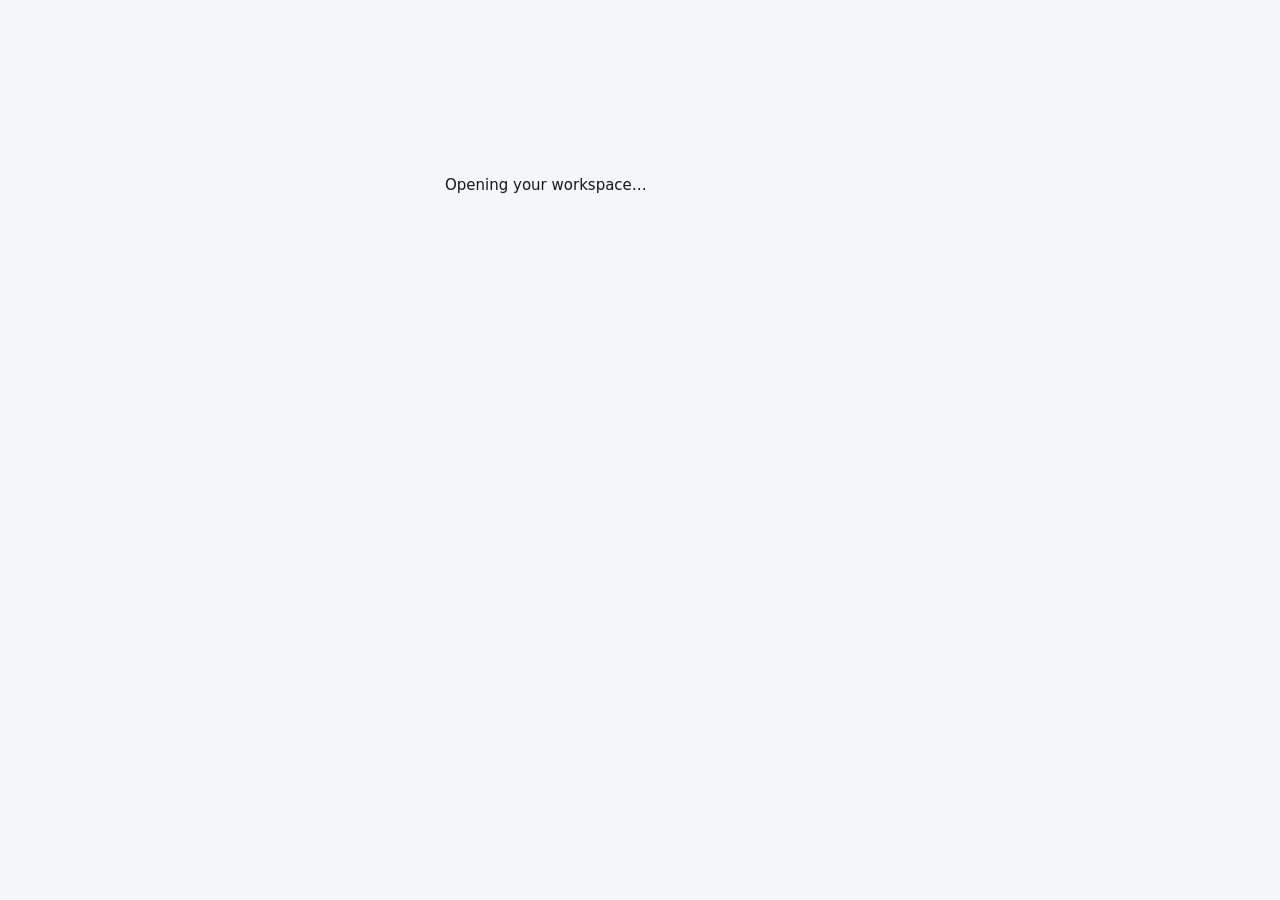
<file: index.html>
<!doctype html><html lang="en"><head><meta charset="utf-8"><meta name="viewport" content="width=device-width,initial-scale=1"><meta name="robots" content="noindex,nofollow"><meta name="referrer" content="strict-origin-when-cross-origin"><title>Customer care | Inky Duck</title><link rel="preconnect" href="https://fonts.googleapis.com"><link href="https://fonts.googleapis.com/css2?family=Barlow+Condensed:wght@600;700&display=swap" rel="stylesheet"><style>
:root{--ink:#171717;--gold:#e6b34d;--paper:#fff;--canvas:#f5f6f7;--muted:#62676d;--green:#267358;--line:#dce0e3}*{box-sizing:border-box}body{margin:0;color:var(--ink);background:var(--canvas);font:15px/1.5 system-ui,sans-serif}button,input,textarea,select{font:inherit}button,a,input,select,textarea{touch-action:manipulation}button{cursor:pointer}button:disabled{cursor:wait;opacity:.55}[hidden]{display:none!important}:focus-visible{outline:3px solid var(--green);outline-offset:3px}.shell{display:grid;grid-template-columns:216px 1fr;min-height:100vh}.rail{background:var(--ink);color:white;padding:30px 18px;display:flex;flex-direction:column;gap:26px}.brand{font:700 36px/1 'Barlow Condensed',sans-serif;color:var(--gold);padding:0 14px}.brand small{display:block;color:#bdc0c3;font:13px system-ui;margin-top:10px}.rail nav{display:grid;gap:7px}.rail button{padding:13px 14px;text-align:left;color:#ddd;background:transparent;border:0;border-radius:5px;font-weight:600}.rail button[aria-current=true]{color:var(--ink);background:var(--gold)}.rail footer{margin-top:auto;padding:14px;display:grid;gap:16px;font-size:13px;color:#c7cacf}.rail footer a{color:inherit}.rail footer button{padding:0;font-weight:400}.workspace{min-width:0;padding:34px clamp(20px,3vw,48px)}.top{display:flex;align-items:center;justify-content:space-between;gap:20px}.top h1{font:600 42px/1.1 'Barlow Condensed',sans-serif;margin:0 0 6px}.muted{color:var(--muted)}p{margin:0 0 14px}.btn{border:1px solid #aab0b5;background:white;border-radius:5px;padding:9px 14px;font-weight:600;white-space:nowrap}.primary{background:var(--gold);border-color:var(--gold)}.toolbar{display:flex;gap:12px;margin:26px 0 20px}.toolbar input{flex:1;min-width:0}.toolbar select{max-width:190px}input,textarea,select{background:white;border:1px solid #aab0b5;border-radius:5px;padding:11px;color:var(--ink)}textarea{resize:vertical}.desk{display:grid;grid-template-columns:minmax(260px,.9fr) minmax(360px,1.3fr);gap:22px;align-items:start}.queue{background:white;border:1px solid var(--line);border-radius:8px;overflow:hidden}.queue-head{padding:17px 20px;border-bottom:1px solid var(--line);display:flex;justify-content:space-between;align-items:center;font-size:13px;color:var(--muted)}#list{max-height:calc(100vh - 290px);overflow:auto}.contact{background:white;width:100%;border:0;border-bottom:1px solid var(--line);padding:20px;text-align:left;display:block;transition:background .12s}.contact:hover{background:#faf8f1}.contact[aria-current=true]{box-shadow:inset 4px 0 var(--gold);background:#fffaf0}.contact strong{display:block;font-size:16px;margin-bottom:4px}.contact .line{display:flex;justify-content:space-between;gap:12px}.contact .meta{font-size:12px;color:var(--muted);display:flex;gap:10px;margin-top:10px;flex-wrap:wrap}.contact .preview{color:var(--muted);white-space:nowrap;overflow:hidden;text-overflow:ellipsis;font-size:13px}.pill{display:inline-block;font-size:11px;padding:2px 8px;border-radius:20px;background:#edf1f3;color:#414850;white-space:nowrap}.pill.reply{background:#fbefcf;color:#765512}.pill.due{background:#f9e8e3;color:#8d3827}.record{background:white;border:1px solid var(--line);border-radius:8px;padding:26px;min-height:380px}.record h2{font:600 32px/1.2 'Barlow Condensed',sans-serif;margin:0 0 10px}.record h3{font-size:15px;margin:25px 0 12px}.record a{color:#205c48;overflow-wrap:anywhere}.record .links{display:flex;gap:15px;flex-wrap:wrap;font-size:13px}.empty{padding:52px 25px;text-align:center;color:var(--muted)}.empty h2{color:var(--ink);font:600 30px 'Barlow Condensed',sans-serif;margin:0 0 10px}.empty p{max-width:32ch;margin:auto}.question{border-left:3px solid var(--gold);padding:3px 0 3px 16px;margin:20px 0;white-space:pre-wrap;overflow-wrap:anywhere}.field-grid{display:grid;grid-template-columns:1fr 1fr;gap:14px}.field{display:grid;gap:6px;margin-bottom:14px}.field label{font-size:13px;font-weight:600}.field input,.field select,.field textarea{width:100%;min-width:0}.check{display:flex;gap:9px;align-items:center;font-size:13px;margin:10px 0 20px}.activity{border-top:1px solid var(--line);padding:14px 0}.activity .stamp{font-size:12px;color:var(--muted);margin-bottom:7px}.activity .body{white-space:pre-wrap;overflow-wrap:anywhere}.activity details{font-size:12px;color:var(--muted);margin-top:7px}.activity summary{cursor:pointer}.activity dl{display:grid;grid-template-columns:90px 1fr;gap:5px}.activity dd{margin:0;overflow-wrap:anywhere}#notice{font-size:14px;margin:15px 0;min-height:21px;color:#8d3827}.footnote{font-size:12px;color:var(--muted);margin-top:16px}.load-more{width:100%;border:0;border-top:1px solid var(--line);background:#f6f7f8;padding:15px}.auth-loading{max-width:450px;margin:16vh auto;padding:30px}#save-status{font-size:13px;color:var(--green);margin-left:12px}#source{font-size:12px;margin-top:12px;overflow-wrap:anywhere}.phone-only{display:none}@media(max-width:1050px){.shell{grid-template-columns:175px 1fr}.rail{padding-inline:10px}.desk{grid-template-columns:1fr}.record{min-height:0}#list{max-height:320px}}@media(max-width:640px){.shell{display:block}.rail{padding:20px;gap:18px}.brand{padding:0;font-size:32px}.brand small{display:inline;margin-left:12px}.rail nav{display:flex;gap:6px}.rail nav button{padding:9px 11px;font-size:13px}.rail footer{padding:0;display:flex;gap:16px;font-size:12px}.rail footer #account{display:none}.workspace{padding:26px 16px}.top h1{font-size:36px}.toolbar{margin-top:20px}.toolbar select{max-width:135px}.record{padding:20px}.field-grid{grid-template-columns:1fr}.phone-only{display:block}.top .muted{font-size:13px}}@media(prefers-reduced-motion:reduce){*{transition:none!important}}
.rail,.rail footer{min-width:0}.rail #account{min-width:0;overflow-wrap:anywhere}
</style><link rel="stylesheet" href="./orders.css?v=20261120-woo1"></head><body><div id="auth-loading" class="auth-loading" role="status">Opening your workspace…</div><div id="app" class="shell" hidden><aside class="rail"><div class="brand">Inky Duck<small>Customer care</small></div><nav aria-label="Workspace"><button data-view="queue" aria-current="true">Needs a reply <span id="queue-count"></span></button><button data-view="followups" aria-current="false">Follow-ups</button><button data-view="customers" aria-current="false">Customers</button><button data-view="all" aria-current="false">All contacts</button></nav><footer><span id="account"></span><a href="https://inkyducktattoo.com/" target="_blank" rel="noopener">Open store</a><a href="./password.html">Change password</a><button id="signout">Sign out</button></footer></aside><main class="workspace"><header class="top"><div><h1 id="view-title">Needs a reply</h1><p class="muted" id="view-description">A question is the start of a relationship.</p></div><div class="top-actions"><button class="btn" id="order-import-toggle" hidden>Import orders</button><button class="btn" id="refresh">Refresh</button></div></header><section id="order-import" aria-label="WooCommerce order import" hidden></section><div class="toolbar"><input id="search" type="search" aria-label="Search contacts" placeholder="Search name or email"><select id="stage-filter" aria-label="Filter by stage"><option value="">All stages</option><option value="new">New</option><option value="contacted">Contacted</option><option value="follow_up">Follow-up</option><option value="customer">Customer</option><option value="closed">Closed</option></select></div><p id="notice" role="status" aria-live="polite"></p><div class="desk"><section class="queue" aria-label="Contacts"><div class="queue-head"><span id="result-count">Loading contacts</span><span id="sort-label">Latest first</span></div><div id="list"></div><button id="more" class="load-more" hidden>Load more contacts</button></section><section class="record" id="record" aria-label="Selected contact"><div class="empty"><h2>Give every question a home.</h2><p>Select a contact to read their inquiry and plan your next follow-up.</p></div></section></div><p class="footnote">Customers are identified by synced purchases. Sales stages remain team notes. WooCommerce is the source for order status and refunds.</p></main></div><script type="module">
import {db,guard,signOut} from './auth.js?v=20261020-isolated-key2';
import {mountOrders,initOrderImport} from './orders.js?v=20261120-woo1';
const $=id=>document.getElementById(id),stages={new:'New',contacted:'Contacted',follow_up:'Follow-up',customer:'Customer',closed:'Closed'};
let user,view='queue',rows=[],selected=null,page=0,hasMore=false,loading=false,searchTimer,loadToken=0,detailToken=0,dirty=false;
const escape=s=>String(s??'').replace(/[&<>"']/g,c=>({'&':'&amp;','<':'&lt;','>':'&gt;','"':'&quot;',"'":'&#39;'}[c]));
const date=s=>s?new Intl.DateTimeFormat(undefined,{dateStyle:'medium',timeStyle:'short'}).format(new Date(s)):'Not set';
const localInput=s=>{if(!s)return '';const d=new Date(s);return new Date(d.getTime()-d.getTimezoneOffset()*60000).toISOString().slice(0,16);};
const due=r=>r.follow_up_at && new Date(r.follow_up_at)<=new Date();
const keepChanges=()=>!dirty||confirm('Discard unsaved changes to this contact?');
function renderList(){
 $('sort-label').textContent=view==='followups'?'Earliest first':view==='customers'?'Latest purchase':'Latest first';$('result-count').textContent=rows.length+(hasMore?'+':'')+' contacts';$('more').hidden=!hasMore;
 $('list').innerHTML=rows.length?rows.map(r=>`<button class="contact" data-id="${r.id}" aria-current="${selected?.id===r.id}"><span class="line"><strong>${escape(r.name)}</strong><span class="pill ${r.needs_reply?'reply':''}">${r.needs_reply?'Needs reply':escape(stages[r.stage])}</span></span><div class="preview">${escape(r.email)}</div><div class="meta"><span>${r.has_purchase?'Purchased':r.reply_method==='phone'?'Callback requested':'Email reply'}</span><span>${escape(date(r.has_purchase?r.last_order_at:r.last_inquiry_at))}</span>${r.has_purchase?'<span class="pill customer">Customer</span>':''}${due(r)?'<span class="pill due">Follow-up due</span>':''}</div></button>`).join(''):`<div class="empty"><h2>${view==='queue'?'You’re caught up.':view==='followups'?'No follow-ups scheduled.':view==='customers'?'No customers yet.':'No contacts yet.'}</h2><p>${$('search').value?'Try another search or stage.':view==='queue'?'New website questions will appear here.':view==='followups'?'Open a contact and set the next action and date.':view==='customers'?'Synced WooCommerce purchases will appear here.':'Website inquiries and synced purchases appear here.'}</p></div>`;
 $('list').querySelectorAll('[data-id]').forEach(el=>el.addEventListener('click',()=>{if(keepChanges())openRecord(el.dataset.id);}));
}
async function load(append=false){
 const token=++loadToken;loading=true;$('refresh').disabled=true;$('more').disabled=true;$('notice').textContent='';
 if(!append)page=0;
 try{
 let q=db.from('inky_duck_leads').select('*').order(view==='followups'?'follow_up_at':view==='customers'?'last_order_at':'last_inquiry_at',{ascending:view==='followups'}).order('id').range(page*50,page*50+49);
 if(view==='queue')q=q.eq('needs_reply',true);
 if(view==='customers')q=q.eq('has_purchase',true);
 if(view==='followups')q=q.not('follow_up_at','is',null).neq('stage','closed');
 if($('stage-filter').value)q=q.eq('stage',$('stage-filter').value);
 const term=$('search').value.trim().replace(/[^\p{L}\p{N}@. _+-]/gu,'').slice(0,100);
 if(term)q=q.or(`name.ilike.%${term}%,email.ilike.%${term}%`);
 const {data,error}=await q;if(error)throw error;if(token!==loadToken)return;
 rows=append?[...rows,...data]:data;hasMore=data.length===50;renderList();
 const {count,error:countError}=await db.from('inky_duck_leads').select('id',{head:true,count:'exact'}).eq('needs_reply',true);if(!countError)$('queue-count').textContent=count?`(${count})`:'';
 }catch{$('notice').textContent='Contacts could not be loaded. Check your connection and refresh.';}
 finally{if(token===loadToken){loading=false;$('refresh').disabled=false;$('more').disabled=false;}}
}
async function openRecord(id){
 const token=++detailToken;dirty=false;$('record').innerHTML='<p class="muted" role="status">Loading contact…</p>';
 try{
 const [{data:r,error},{data:events,error:eventsError}]=await Promise.all([db.from('inky_duck_leads').select('*').eq('id',id).single(),db.from('inky_duck_activity').select('*').eq('lead_id',id).order('created_at',{ascending:false}).limit(100)]);
 if(token!==detailToken)return;if(error||eventsError)throw error||eventsError;selected=r;renderList();
 const latest=events.find(e=>e.kind==='inquiry'),contact=latest?.details||{},phone=contact.phone??r.phone,email=contact.email??r.email,method=contact.reply_method??r.reply_method;
 $('record').innerHTML=`<button class="btn phone-only" id="back-list">Back to contacts</button><h2>${escape(r.name)}</h2><div class="links"><a href="mailto:${encodeURIComponent(email)}">${escape(email)}</a>${phone?`<a href="tel:${escape(phone.replace(/[^+\d]/g,''))}">${escape(phone)}</a>`:''}</div><p id="source" class="muted">${!latest&&r.source==='woocommerce'?'Customer details from WooCommerce billing':(method==='phone'?'Callback requested':'Email reply requested')+' · Contact details supplied by the visitor'}</p>${latest?`<div class="question">${escape(latest.body)}</div>`:''}<section id="order-history" aria-label="Customer orders"></section><form id="record-form"><div class="field-grid"><div class="field"><label for="stage">Sales stage</label><select id="stage">${Object.entries(stages).map(([k,v])=>`<option value="${k}" ${r.stage===k?'selected':''}>${v}</option>`).join('')}</select></div><div class="field"><label for="follow-up">Next follow-up</label><input id="follow-up" type="datetime-local" value="${localInput(r.follow_up_at)}"></div></div><div class="field"><label for="action">Next action</label><input id="action" maxlength="1000" value="${escape(r.next_action)}" placeholder="For example, answer the balm question"></div><label class="check"><input type="checkbox" id="needs-reply" ${r.needs_reply?'checked':''}> Still needs a reply</label><div class="field"><label for="note">Add a note</label><textarea id="note" rows="3" maxlength="5000" placeholder="Record what you discussed or what happens next."></textarea></div><button class="btn primary" id="save">Save changes</button><span id="save-status" role="status" aria-live="polite"></span></form><h3>Conversation history</h3><div>${events.map(e=>`<article class="activity"><div class="stamp">${e.kind==='inquiry'?'Website question':e.kind==='note'?'Team note':'Record updated'} · ${escape(date(e.created_at))}</div><div class="body">${escape(e.body)}</div>${e.kind==='inquiry'?`<details><summary>Contact preference, consent and source</summary><dl><dt>Reply by</dt><dd>${escape(e.details.reply_method)}</dd><dt>Name</dt><dd>${escape(e.details.name)}</dd><dt>Phone</dt><dd>${escape(e.details.phone||'Not supplied')}</dd><dt>Consent</dt><dd>${escape(e.details.consent_text)}</dd><dt>Scope</dt><dd>Reply to this question only</dd>${Object.entries(e.details.attribution||{}).map(([k,v])=>`<dt>${escape(k)}</dt><dd>${escape(v)}</dd>`).join('')}</dl></details>`:''}</article>`).join('')}</div>${events.length===100?'<p class="muted">Showing the most recent 100 entries.</p>':''}`;
 void mountOrders($('order-history'),db,id);
 $('record-form').addEventListener('input',()=>dirty=true);$('record-form').addEventListener('submit',save);$('back-list')?.addEventListener('click',()=>$('search').focus());
 }catch{$('record').innerHTML='<p role="alert">This contact could not be loaded. Select it again to retry.</p>';}
}
async function save(event){event.preventDefault();$('save').disabled=true;$('save-status').textContent='Saving…';const id=selected.id;
 try{const time=$('follow-up').value;const {error}=await db.rpc('inky_duck_save_lead',{p_id:id,p_expected:selected.updated_at,p_stage:$('stage').value,p_needs_reply:$('needs-reply').checked,p_action:$('action').value,p_follow_up:time?new Date(time).toISOString():null,p_note:$('note').value});if(error)throw error;dirty=false;await load();await openRecord(id);$('save-status').textContent='Saved';}catch(error){$('save-status').textContent=error.message?.includes('Record changed')?'Someone updated this contact. Copy your note, then refresh.':'Could not save. Your changes are still here. Try again.';}finally{if($('save'))$('save').disabled=false;}}
$('signout').addEventListener('click',()=>{if(keepChanges())signOut();});
$('refresh').addEventListener('click',async()=>{if(keepChanges()){await load();if(selected)await openRecord(selected.id);}});
$('more').addEventListener('click',()=>{if(!loading){page++;load(true);}});
$('search').addEventListener('input',()=>{clearTimeout(searchTimer);searchTimer=setTimeout(()=>load(),300);});$('stage-filter').addEventListener('change',()=>load());
document.querySelectorAll('[data-view]').forEach(b=>b.addEventListener('click',()=>{view=b.dataset.view;document.querySelectorAll('[data-view]').forEach(n=>n.setAttribute('aria-current',n===b));$('view-title').textContent={queue:'Needs a reply',followups:'Follow-ups',customers:'Customers',all:'All contacts'}[view];$('view-description').textContent={queue:'A question is the start of a relationship.',followups:'Keep your promises, one conversation at a time.',customers:'Purchase history, one customer at a time.',all:'Every connection, in one place.'}[view];load();}));
window.addEventListener('beforeunload',event=>{if(dirty){event.preventDefault();event.returnValue='';}});
try{user=await guard();if(user){$('auth-loading').hidden=true;$('app').hidden=false;$('account').textContent=user.email;initOrderImport(db,user,()=>load());await load();}}catch{$('auth-loading').textContent='Could not open the workspace. Refresh to try again.';}
db.auth.onAuthStateChange(event=>{if(event==='SIGNED_OUT')location.replace('./login.html');});
</script></body></html>
</file>
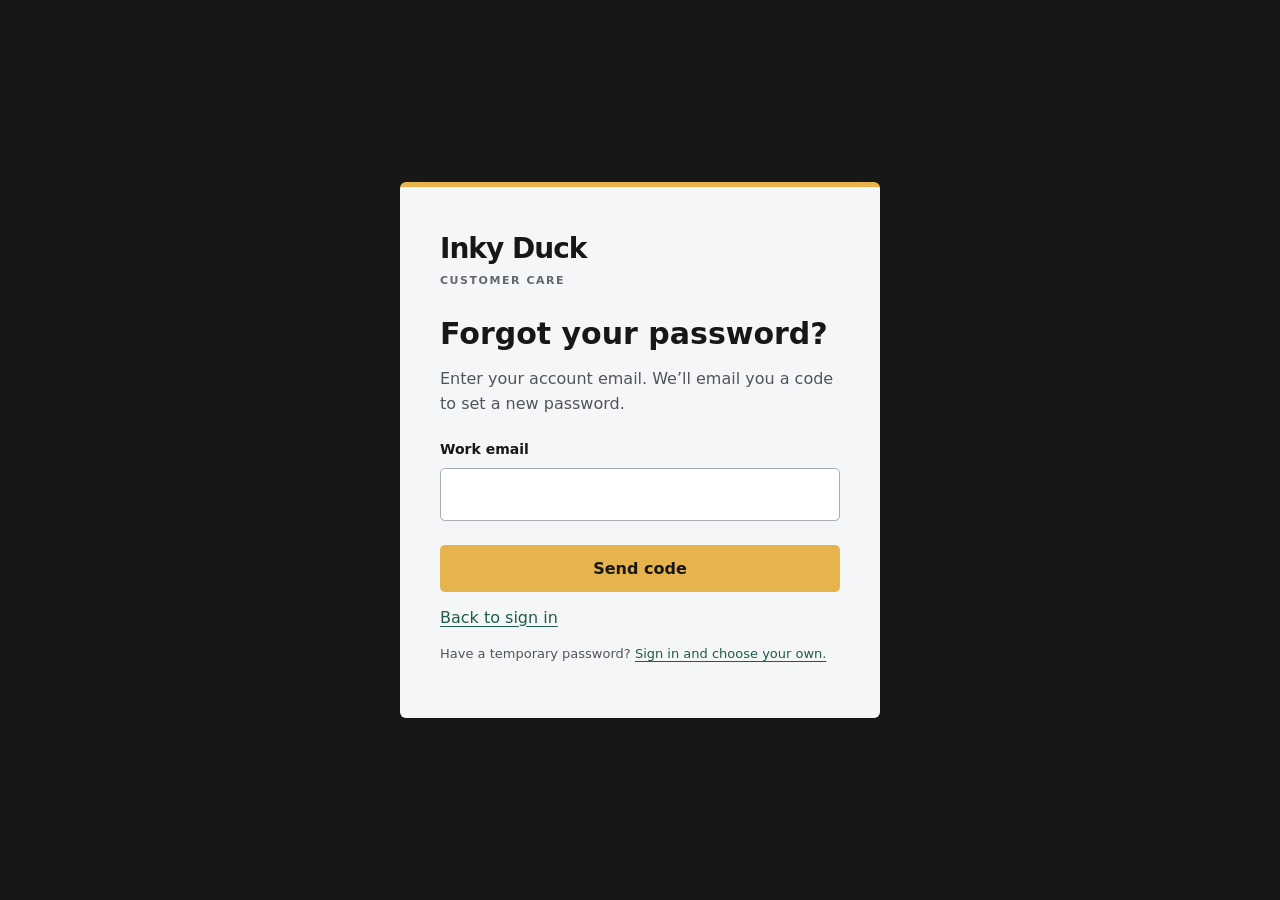
<file: forgot-password.html>
<!doctype html>
<html lang="en"><head><meta charset="utf-8"><meta name="viewport" content="width=device-width,initial-scale=1"><meta name="robots" content="noindex,nofollow"><meta name="referrer" content="no-referrer"><title>Reset password | Inky Duck</title><link rel="stylesheet" href="./password.css"></head>
<body><main class="card"><a class="brand" href="./login.html">Inky Duck</a><p class="eyebrow">CUSTOMER CARE</p><h1 id="title">Forgot your password?</h1><p id="intro">Enter your account email. We’ll email you a code to set a new password.</p>
<form id="request-form"><label for="email">Work email</label><input id="email" type="email" autocomplete="username" maxlength="254" required><button id="send" type="submit">Send code</button></form>
<form id="reset-form" hidden><label for="reset-email">Work email</label><input id="reset-email" type="email" autocomplete="username" maxlength="254" required><label for="code">Code from your email</label><input id="code" type="text" inputmode="numeric" autocomplete="one-time-code" maxlength="10" required><label for="password">New password</label><input id="password" type="password" autocomplete="new-password" minlength="12" maxlength="128" aria-describedby="password-help" required><p class="small" id="password-help">At least 12 characters. A unique passphrase works well.</p><label for="confirmation">Confirm new password</label><input id="confirmation" type="password" autocomplete="new-password" minlength="12" maxlength="128" required><button id="save" type="submit">Save new password</button><p class="small">No code? Check spam, or <a href="#" id="resend">send a new code</a>.</p></form>
<p id="status" role="status" aria-live="polite"></p><p><a id="back" href="./login.html">Back to sign in</a></p><p class="small" id="temp-note">Have a temporary password? <a href="./login.html?setup=1">Sign in and choose your own.</a></p>
<noscript>Enable JavaScript to reset your password.</noscript></main>
<script type="module">
import { db } from './auth.js?v=20261020-isolated-key2';
import { passwordProblem } from './password-core.js';

const $=id=>document.getElementById(id);
const requestForm=$('request-form'),resetForm=$('reset-form'),status=$('status');
const RESET_ENDPOINT='https://fbunxgjlldxvnrjoruwk.supabase.co/functions/v1/inky-duck-password-reset';

function showCodeStep(email){
 requestForm.hidden=true;resetForm.hidden=false;$('temp-note').hidden=true;
 $('title').textContent='Enter your code';
 $('intro').textContent=email?'If '+email+' has a workspace account, a code is on its way. Enter it below with your new password.':'Enter the code from your email and choose a new password.';
 $('reset-email').value=email||'';
 (email?$('code'):$('reset-email')).focus();
}

async function requestCode(email,button){
 button.disabled=true;status.textContent='Sending your code…';
 try {
  const response=await fetch(RESET_ENDPOINT,{method:'POST',headers:{'Content-Type':'application/json'},body:JSON.stringify({email}),signal:AbortSignal.timeout(35000)});
  if(!response.ok){status.textContent=response.status===429?'Please wait a minute before asking for another code.':'We could not send the code. Please try again shortly.';button.disabled=false;return false;}
  status.textContent='';
  setTimeout(()=>{button.disabled=false;},60000);
  return true;
 }catch{status.textContent='We could not connect. Check your connection and try again.';button.disabled=false;return false;}
}

if(new URLSearchParams(location.search).get('code')==='1')showCodeStep('');

requestForm.addEventListener('submit',async event=>{
 event.preventDefault();if($('send').disabled)return;
 const email=$('email').value.trim().toLowerCase();
 if(await requestCode(email,$('send')))showCodeStep(email);
});

$('resend').addEventListener('click',async event=>{
 event.preventDefault();
 const email=$('reset-email').value.trim().toLowerCase();
 if(!email){status.textContent='Enter your work email first.';$('reset-email').focus();return;}
 if(await requestCode(email,$('save')))status.textContent='A new code is on its way. Use the newest one.';
});

$('code').addEventListener('input',()=>{$('code').value=$('code').value.replace(/\D/g,'');});

resetForm.addEventListener('submit',async event=>{
 event.preventDefault();const button=$('save');if(button.disabled)return;
 const email=$('reset-email').value.trim().toLowerCase(),token=$('code').value.replace(/\D/g,''),password=$('password').value;
 if(token.length<6){status.textContent='Enter the code from your email.';$('code').focus();return;}
 const problem=passwordProblem(password,$('confirmation').value);
 if(problem){status.textContent=problem;return;}
 button.disabled=true;status.textContent='Checking your code…';
 try {
  const {error:codeError}=await db.auth.verifyOtp({email,token,type:'recovery'});
  if(codeError){status.textContent='That code did not work. Check you are using the newest email, or send a new code.';return;}
  status.textContent='Saving your password…';
  const {error}=await db.auth.updateUser({password});
  if(error){
   status.textContent=error.code==='same_password'?'Choose a password different from your current password.':error.code==='weak_password'?'That password does not meet the account security requirements. Choose a stronger password.':'Your password could not be saved. Send a new code and try again.';
   await db.auth.signOut({scope:'local'}).catch(()=>{});return;
  }
  // End this browser session; the person signs in fresh with the new password.
  await db.auth.signOut({scope:'local'}).catch(()=>{});
  resetForm.reset();resetForm.hidden=true;
  $('title').textContent='Password updated';$('intro').textContent='Sign in with your new password.';
  status.textContent='';$('back').textContent='Sign in with your new password';
 }catch{status.textContent='We could not connect. Check your connection and try again.';}
 finally{button.disabled=false;}
});
</script></body></html>
</file>
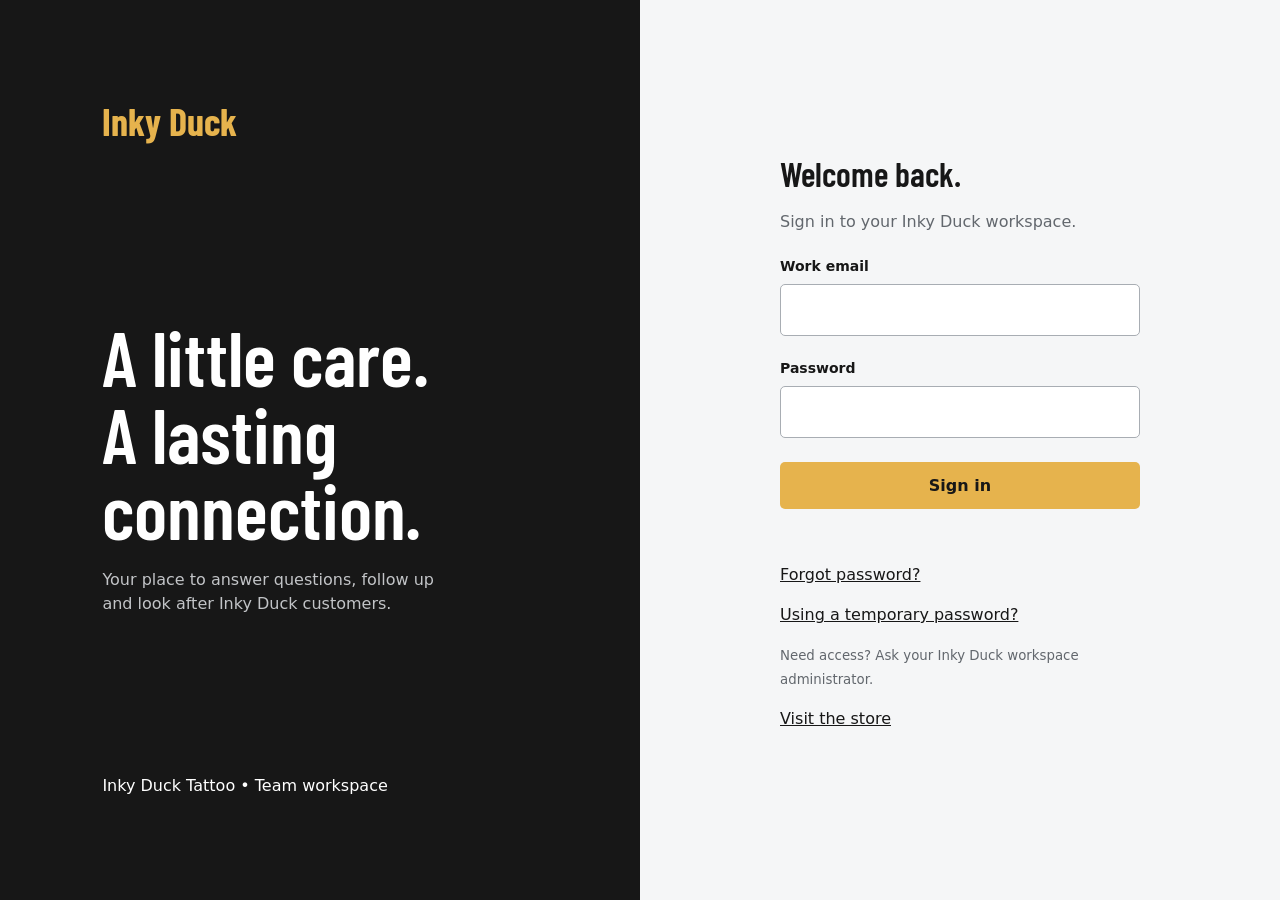
<file: login.html>
<!doctype html><html lang="en"><head><meta charset="utf-8"><meta name="viewport" content="width=device-width,initial-scale=1"><meta name="robots" content="noindex,nofollow"><meta name="referrer" content="strict-origin-when-cross-origin"><title>Sign in | Inky Duck</title><link rel="preconnect" href="https://fonts.googleapis.com"><link href="https://fonts.googleapis.com/css2?family=Barlow+Condensed:wght@600;700&display=swap" rel="stylesheet"><style>
*{box-sizing:border-box}body{margin:0;background:#f5f6f7;color:#171717;font:16px/1.5 system-ui,sans-serif;min-height:100vh;display:grid;grid-template-columns:1fr 1fr}.brand{background:#171717;color:white;padding:8vw;display:flex;flex-direction:column;justify-content:space-between;min-height:100vh}.wordmark{font:700 38px/1 'Barlow Condensed',sans-serif;color:#e6b34d}.brand h1{font:600 clamp(48px,6vw,84px)/1 'Barlow Condensed',sans-serif;max-width:440px;margin:36px 0 20px}.brand p{color:#c2c4c7;max-width:360px}.sign-in{display:grid;place-items:center;padding:40px}form{width:100%;max-width:360px}h2{font:600 34px 'Barlow Condensed',sans-serif;margin:0 0 8px}label{display:block;margin:22px 0 7px;font-weight:600;font-size:14px}input{width:100%;padding:13px;border:1px solid #a8adb3;border-radius:5px;font:inherit;background:white}button{width:100%;margin-top:24px;border:0;border-radius:5px;background:#e6b34d;color:#171717;padding:14px;font:600 16px system-ui;cursor:pointer}button:disabled{opacity:.6;cursor:wait}a{color:inherit}small,.muted{color:#62676d}#status{min-height:24px;color:#984128;font-size:14px}input:focus-visible,button:focus-visible,a:focus-visible{outline:3px solid #267358;outline-offset:3px}@media(max-width:720px){body{display:block}.brand{min-height:auto;padding:28px}.brand h1{font-size:40px;margin:24px 0 10px}.brand footer{display:none}.sign-in{padding:32px 24px}.brand p{margin:0}}
</style></head><body><section class="brand"><div class="wordmark">Inky Duck</div><div><h1>A little care.<br>A lasting connection.</h1><p>Your place to answer questions, follow up and look after Inky Duck customers.</p></div><footer>Inky Duck Tattoo • Team workspace</footer></section><main class="sign-in"><form id="login"><h2>Welcome back.</h2><p class="muted">Sign in to your Inky Duck workspace.</p><label for="email">Work email</label><input id="email" type="email" autocomplete="username" required><label for="password">Password</label><input id="password" type="password" autocomplete="current-password" required><button id="submit">Sign in</button><p id="status" role="status" aria-live="polite"></p><p><a href="./forgot-password.html">Forgot password?</a></p><p><a href="./login.html?setup=1">Using a temporary password?</a></p><small>Need access? Ask your Inky Duck workspace administrator.</small><p><a href="https://inkyducktattoo.com/">Visit the store</a></p></form></main><script type="module">
import{db,membership}from './auth.js?v=20261020-isolated-key2';
const form=document.querySelector('form'),status=document.getElementById('status'),button=document.getElementById('submit');
const setup=new URLSearchParams(location.search).get('setup')==='1';
if(setup){document.querySelector('h2').textContent='Start with your temporary password.';document.querySelector('form .muted').textContent='Sign in once, then choose a password of your own.';button.textContent='Continue to new password';}
if(!setup&&new URLSearchParams(location.search).has('access'))status.textContent='Sign in with an account that has Inky Duck access.';
form.addEventListener('submit',async event=>{event.preventDefault();button.disabled=true;status.textContent='Signing in…';try{const {error}=await db.auth.signInWithPassword({email:document.getElementById('email').value.trim(),password:document.getElementById('password').value});if(error)throw new Error('Email or password was not accepted. Please try again.');if(!await membership()){await db.auth.signOut();throw new Error('This account does not have Inky Duck access. Contact your workspace administrator.');}location.replace(setup?'./password.html':'./index.html');}catch(error){status.textContent=error.message;}finally{button.disabled=false;}});
</script></body></html>
</file>
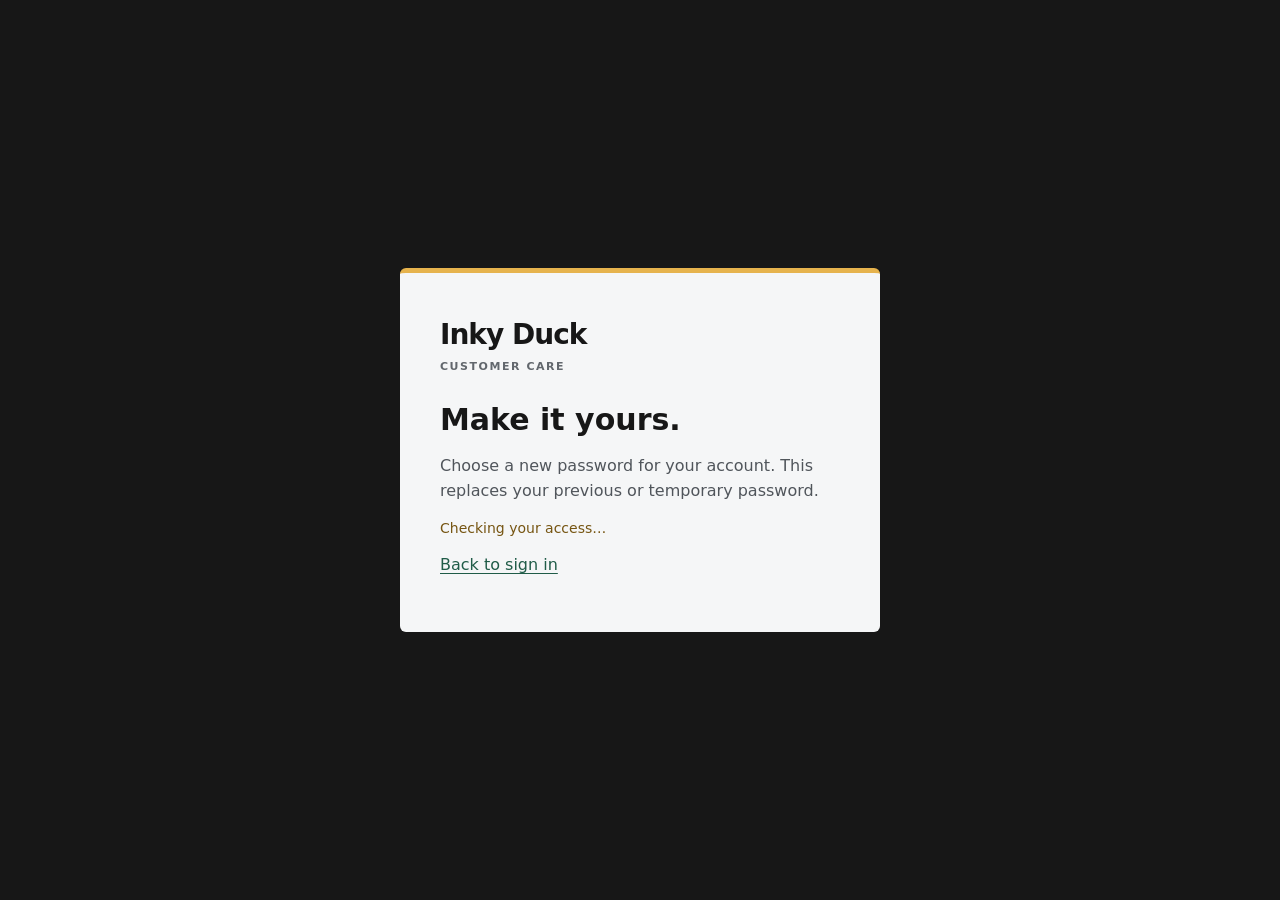
<file: password.html>
<!doctype html>
<html lang="en"><head><meta charset="utf-8"><meta name="viewport" content="width=device-width,initial-scale=1"><meta name="robots" content="noindex,nofollow"><meta name="referrer" content="no-referrer"><title>Choose a password | Inky Duck</title><link rel="stylesheet" href="./password.css"></head>
<body><main class="card"><a class="brand" href="./login.html">Inky Duck</a><p class="eyebrow">CUSTOMER CARE</p><h1>Make it yours.</h1><p id="intro">Choose a new password for your account. This replaces your previous or temporary password.</p>
<p id="status" role="status" aria-live="polite">Checking your access…</p>
<form id="password-form" hidden><label for="password">New password</label><input id="password" type="password" autocomplete="new-password" minlength="12" maxlength="128" aria-describedby="password-help" required><p class="small" id="password-help">At least 12 characters. A unique passphrase works well.</p><label for="confirmation">Confirm new password</label><input id="confirmation" type="password" autocomplete="new-password" minlength="12" maxlength="128" required><button id="save" type="submit">Save new password</button></form>
<p id="recovery" hidden><a href="./forgot-password.html">Request a new reset link</a></p><p><a id="back" href="./login.html">Back to sign in</a></p><noscript>Enable JavaScript to set your password.</noscript></main>
<script type="module" src="./password.js?v=20261020-isolated-key2"></script></body></html>
</file>
<file: orders.css>
.top-actions{display:flex;gap:8px;flex-wrap:wrap;justify-content:flex-end}.rail nav{flex-wrap:wrap}.order-card{border:1px solid var(--line);border-radius:6px;margin-bottom:14px;padding:16px;font-size:13px}.order-card header{display:flex;align-items:start;justify-content:space-between;gap:12px}.order-card header a{font-weight:700;font-size:15px}.order-card ul{list-style:none;padding:13px 0;margin:12px 0;border-block:1px solid var(--line)}.order-card li{display:flex;justify-content:space-between;gap:14px;margin:6px 0}.order-card li>span:first-child{min-width:0;overflow-wrap:anywhere}.order-card li>span:last-child{white-space:nowrap}.order-card dl{display:grid;grid-template-columns:1fr auto;gap:5px;margin:0}.order-card dd{margin:0;text-align:right}.order-card dt:first-child,.order-card dd:nth-child(2){font-weight:700}.refund{color:#8d3827}.order-sync{border-top:1px solid var(--line);padding-top:10px;margin-top:12px;font-size:11px}.order-sync a{white-space:nowrap}.order-more{margin:0 0 12px}#order-import{background:white;border:1px solid var(--line);border-radius:8px;padding:24px;margin-top:22px}#order-import h2{font:600 28px 'Barlow Condensed',sans-serif;margin:0 0 6px}.import-heading{display:flex;justify-content:space-between;align-items:start;gap:15px}.import-actions,.import-counts{display:flex;flex-wrap:wrap;gap:10px;margin:16px 0}.import-table{overflow-x:auto}.import-table table{border-collapse:collapse;width:100%;font-size:13px;text-align:left}.import-table th,.import-table td{padding:11px;border-bottom:1px solid var(--line);vertical-align:top}.import-table td small{display:block}.import-table a{color:#205c48}.import-table th{white-space:nowrap}#import-status{margin:16px 0}.pill.customer{background:#e5f2eb;color:var(--green)}@media(max-width:640px){.top{align-items:start;gap:10px}.top-actions{max-width:145px}.top-actions .btn{font-size:12px;padding:8px 10px}#order-import{padding:18px}.order-card{padding:13px}.order-sync a{display:block;margin-top:5px}}
</file>
<file: password.css>
*{box-sizing:border-box}[hidden]{display:none!important}body{margin:0;padding:48px 20px;min-height:100vh;background:#171717;color:#171717;font:16px/1.55 system-ui,sans-serif;display:grid;place-items:center}.card{width:100%;max-width:480px;padding:40px;background:#f5f6f7;border-top:5px solid #e6b34d;border-radius:6px}.brand{font-size:28px;letter-spacing:-1px;font-weight:800;text-decoration:none;color:#171717}.eyebrow{font-size:11px;font-weight:700;letter-spacing:.14em;color:#62676d;margin:2px 0 28px}h1{font-size:30px;line-height:1.15;margin:0 0 16px}p{margin:14px 0;color:#50555b}label{display:block;font-weight:600;font-size:14px;margin:22px 0 7px}input{width:100%;padding:13px;border:1px solid #a8adb3;border-radius:5px;font:inherit;background:white}button{width:100%;margin-top:24px;padding:14px;border:0;border-radius:5px;background:#e6b34d;color:#171717;font:600 16px system-ui;cursor:pointer}button:disabled{opacity:.6;cursor:wait}a{color:#205c48;text-underline-offset:3px}.small{font-size:13px}#status{font-size:14px;color:#765512;overflow-wrap:anywhere}input:focus-visible,button:focus-visible,a:focus-visible{outline:3px solid #267358;outline-offset:3px}@media(max-width:520px){body{padding:24px 16px}.card{padding:28px 22px}h1{font-size:28px}}
</file>
